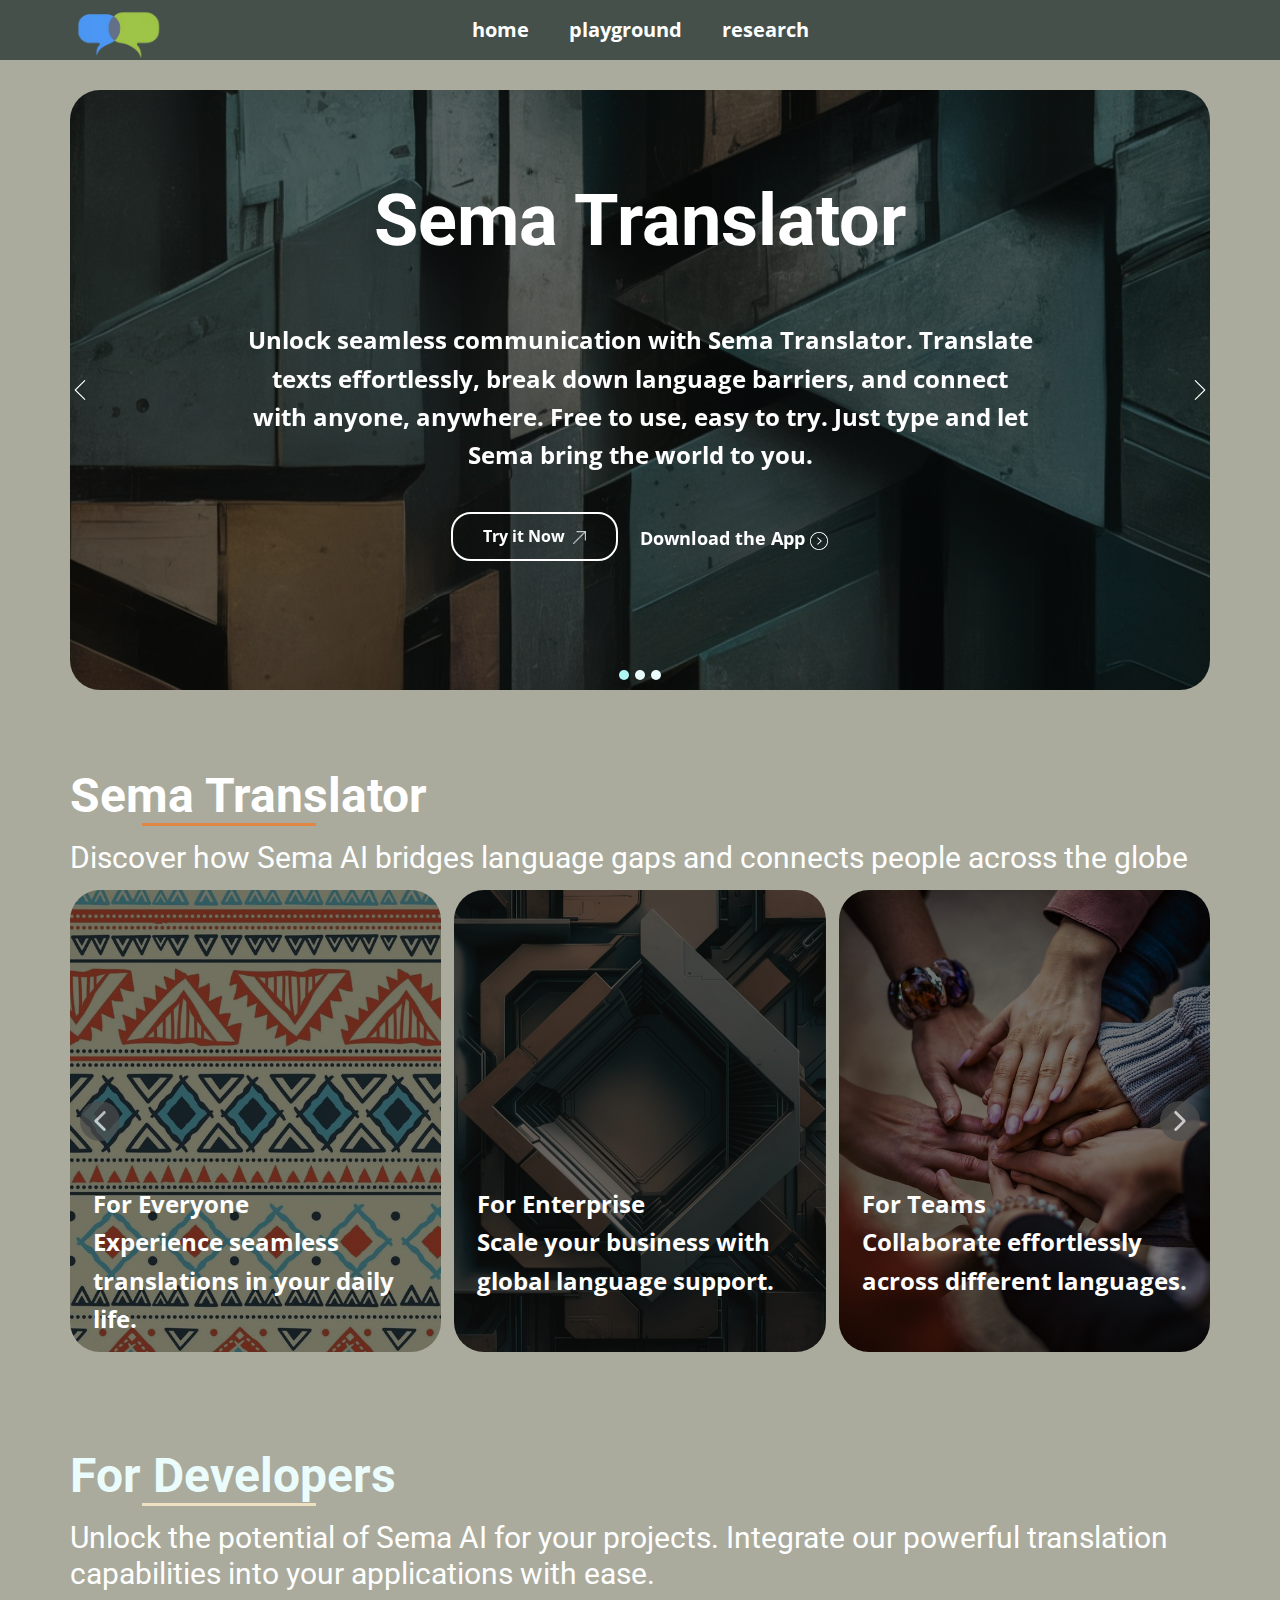
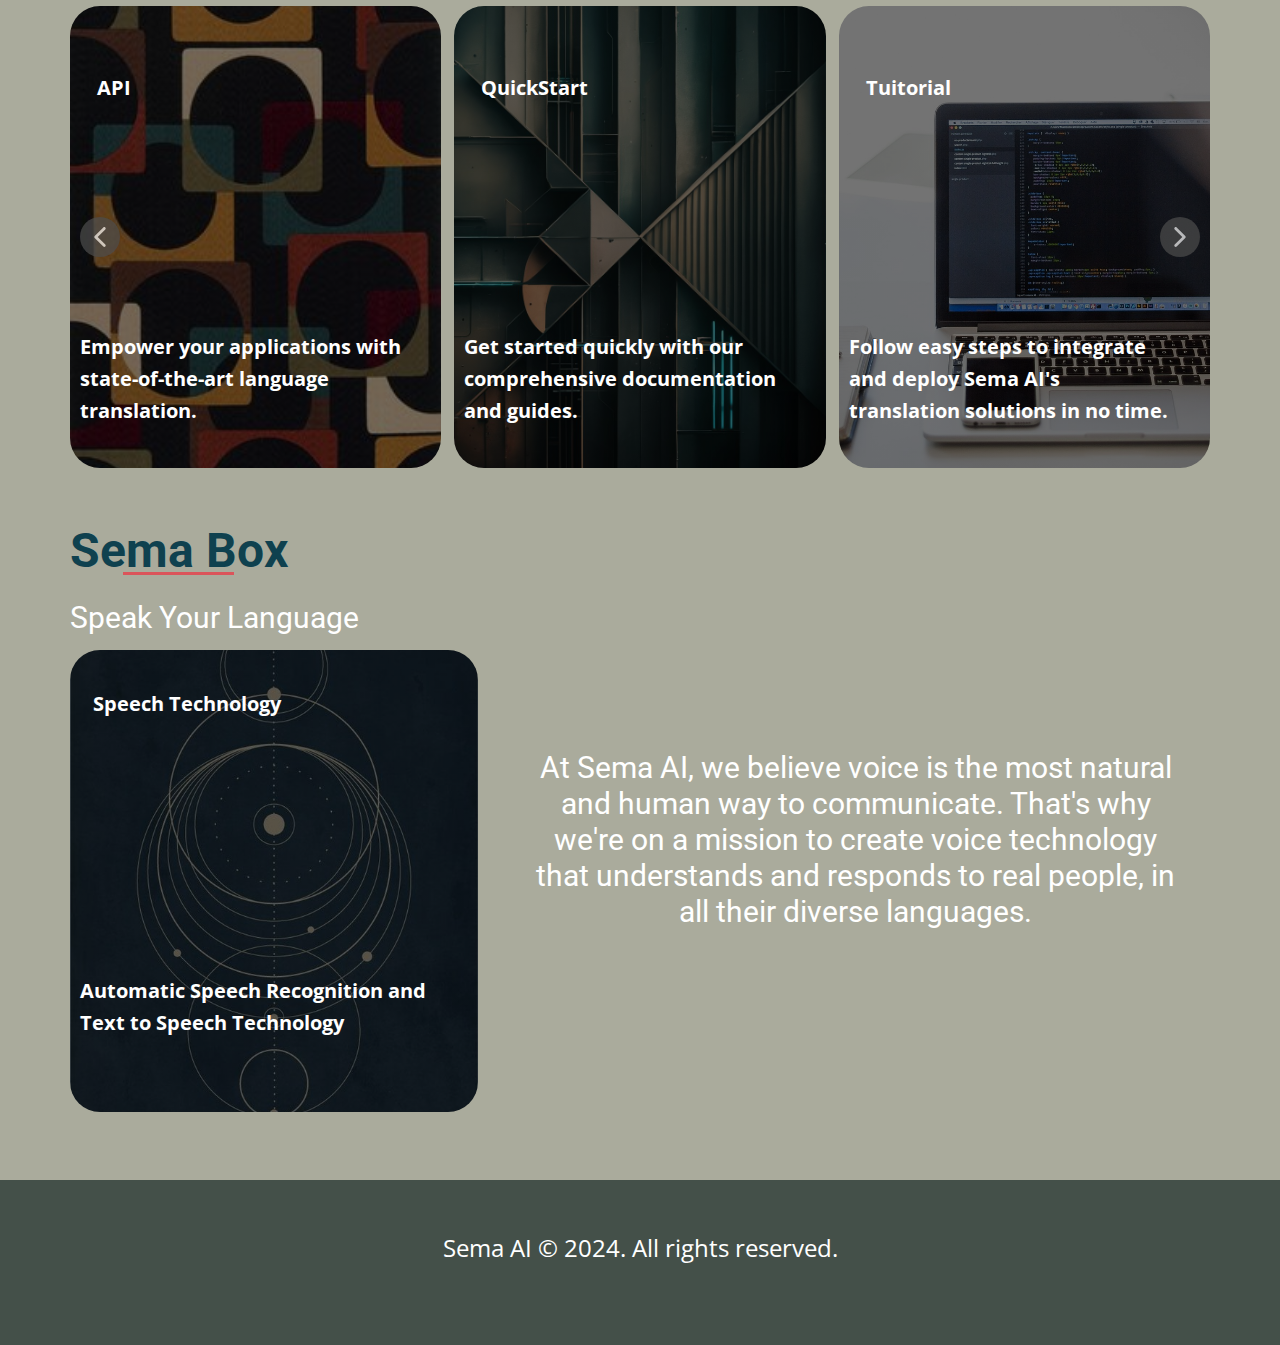
<file: index.html>
<!DOCTYPE html>
<html style="font-size: 16px;" lang="en"><head>
    <meta name="viewport" content="width=device-width, initial-scale=1.0">
    <meta charset="utf-8">
    <meta name="keywords" content="Sema Translator">
    <meta name="description" content="">
    <title>Home | Sema AI</title>
    <link rel="stylesheet" href="assets/nicepage.css" media="screen">
<link rel="stylesheet" href="assets/index.css" media="screen">
<link rel="stylesheet" href="assets/semafull.css" media="screen">	
    <script class="u-script" type="text/javascript" src="assets/jquery-1.9.1.min.js" defer=""></script>
    <script class="u-script" type="text/javascript" src="assets/nicepage.js" defer=""></script>

    <link rel="icon" href="images/favicon.png">
    <link id="u-theme-google-font" rel="stylesheet" href="https://fonts.googleapis.com/css?family=Roboto:100,100i,300,300i,400,400i,500,500i,700,700i,900,900i|Open+Sans:300,300i,400,400i,500,500i,600,600i,700,700i,800,800i">
    
    
    
    
    
    
    <script type="application/ld+json">{
		"@context": "http://schema.org",
		"@type": "Organization",
		"name": "sema-ai",
		"url": "/",
		"logo": "images/semaL.png"
}</script>
    <meta name="theme-color" content="#478ac9">
    <meta property="og:title" content="home">
    <meta property="og:description" content="">
    <meta property="og:type" content="website">
    <link rel="canonical" href="/">
  <meta data-intl-tel-input-cdn-path="intlTelInput/"></head>
  <body data-home-page="https://sema-ai.nicepage.io/home.html?version=9cb7e361-f3e8-a2d2-f0c4-7fa8da30658a" data-home-page-title="home" data-path-to-root="./" data-include-products="false" class="u-body u-xl-mode" data-lang="en"><header class="u-clearfix u-custom-color-1 u-header u-sticky u-sticky-61b3 u-header" id="sec-4173"><div class="u-clearfix u-sheet u-sheet-1" bis_skin_checked="1">
        <a href="#" class="u-image u-logo u-image-1" data-image-width="450" data-image-height="260">
          <img src="images/semaL.png" class="u-logo-image u-logo-image-1">
        </a>
        <nav class="u-menu u-menu-one-level u-offcanvas u-menu-1">
          <div class="menu-collapse" style="font-size: 1.25rem; letter-spacing: 0px; font-weight: 700;" bis_skin_checked="1">
            <a class="u-button-style u-custom-active-color u-custom-color u-custom-left-right-menu-spacing u-custom-padding-bottom u-custom-text-active-color u-custom-text-color u-custom-text-hover-color u-custom-top-bottom-menu-spacing u-nav-link u-text-active-palette-1-base u-text-hover-palette-2-base" href="#">
              <svg class="u-svg-link" viewBox="0 0 24 24"><use xlink:href="#menu-hamburger"></use></svg>
              <svg class="u-svg-content" version="1.1" id="menu-hamburger" viewBox="0 0 16 16" x="0px" y="0px" xmlns:xlink="http://www.w3.org/1999/xlink" xmlns="http://www.w3.org/2000/svg"><g><rect y="1" width="16" height="2"></rect><rect y="7" width="16" height="2"></rect><rect y="13" width="16" height="2"></rect>
</g></svg>
            </a>
          </div>
          <div class="u-custom-menu u-nav-container" bis_skin_checked="1">
            <ul class="u-nav u-spacing-0 u-unstyled u-nav-1"><li class="u-nav-item"><a class="u-border-active-white u-button-style u-nav-link u-text-active-custom-color-2 u-text-hover-custom-color-8 u-text-white" href="./" style="padding: 10px 20px;">home</a>
</li><li class="u-nav-item"><a class="u-border-active-white u-button-style u-nav-link u-text-active-custom-color-2 u-text-hover-custom-color-8 u-text-white" href="playground.html" style="padding: 10px 20px;">playground</a>
</li><li class="u-nav-item"><a class="u-border-active-white u-button-style u-nav-link u-text-active-custom-color-2 u-text-hover-custom-color-8 u-text-white" href="research.html" style="padding: 10px 20px;">research</a>
</li></ul>
          </div>
          <div class="u-custom-menu u-nav-container-collapse" bis_skin_checked="1">
            <div class="u-black u-container-style u-inner-container-layout u-opacity u-opacity-95 u-sidenav" bis_skin_checked="1">
              <div class="u-inner-container-layout u-sidenav-overflow" bis_skin_checked="1">
                <div class="u-menu-close" bis_skin_checked="1"></div>
                <ul class="u-align-center u-nav u-popupmenu-items u-unstyled u-nav-2"><li class="u-nav-item"><a class="u-button-style u-nav-link" href="./">home</a>
</li><li class="u-nav-item"><a class="u-button-style u-nav-link" href="playground.html">playground</a>
</li><li class="u-nav-item"><a class="u-button-style u-nav-link" href="research.html">research</a>
</li></ul>
              </div>
            </div>
            <div class="u-black u-menu-overlay u-opacity u-opacity-70" bis_skin_checked="1"></div>
          </div>
        </nav>
      </div></header>
    <section class="u-clearfix u-custom-color-7 u-section-1" id="sec-c88d">
      <div class="u-clearfix u-sheet u-valign-middle-xs u-sheet-1" bis_skin_checked="1">
        <div data-interval="5000" data-u-ride="carousel" class="u-carousel u-expanded-width-md u-expanded-width-sm u-expanded-width-xs u-slider u-slider-1" id="carousel-4cd1">
          <ol class="u-absolute-hcenter u-carousel-indicators u-carousel-indicators-1">
            <li data-u-target="#carousel-4cd1" class="u-active u-active-palette-4-light-2 u-palette-4-light-3 u-shape-circle" data-u-slide-to="0" style="width: 10px; height: 10px;"></li>
            <li data-u-target="#carousel-4cd1" class="u-active-palette-4-light-2 u-palette-4-light-3 u-shape-circle" data-u-slide-to="1" style="width: 10px; height: 10px;"></li>
            <li data-u-target="#carousel-4cd1" class="u-active-palette-4-light-2 u-palette-4-light-3 u-shape-circle" data-u-slide-to="2" style="width: 10px; height: 10px;"></li>
          </ol>
          <div class="u-carousel-inner" role="listbox">
            <div class="u-active u-carousel-item u-container-style u-slide u-carousel-item-1">
              <div class="u-container-layout u-container-layout-1">
                <div class="u-align-center u-container-style u-group u-image u-image-round u-radius u-shading u-image-1" data-image-width="1024" data-image-height="736">
                  <div class="u-container-layout u-container-layout-2">
                    <h1 class="u-text u-text-white u-text-1">Sema Translator</h1>
                    <p class="u-text u-text-white u-text-2"> Unlock seamless communication with Sema Translator. Translate texts effortlessly, break down language barriers, and connect with anyone, anywhere. Free to use, easy to try. Just type and let Sema bring the world to you.</p>
                    <a href="translator.html" class="u-border-2 u-border-white u-btn u-btn-round u-button-style u-hover-custom-color-2 u-none u-radius u-btn-1">Try it Now&nbsp;<span class="u-file-icon u-icon u-text-palette-5-light-1 u-icon-1"><img src="images/3314260-7f5600a4.png" alt=""></span>
                    </a>
                    <a href="#" class="u-active-none u-border-2 u-border-hover-custom-color-2 u-border-no-left u-border-no-right u-border-no-top u-btn u-btn-rectangle u-button-style u-hover-none u-none u-text-body-alt-color u-btn-2">Download the App​&nbsp;<span class="u-file-icon u-icon u-text-white"><img src="images/1549454-df4c123e.png" alt=""></span>
                    </a>
                  </div>
                </div>
              </div>
            </div>
            <div class="u-carousel-item u-container-style u-slide u-carousel-item-2">
              <div class="u-container-layout u-container-layout-3">
                <div class="custom-expanded u-align-center u-container-style u-group u-image u-radius u-shading u-shape-round u-image-2" data-image-width="1024" data-image-height="1024">
                  <div class="u-container-layout u-container-layout-4">
                    <h1 class="u-text u-text-white u-text-3">Sema AI</h1>
                    <img class="u-hover-feature u-image u-image-contain u-image-default u-image-3" src="images/semaL.png" alt="" data-image-width="450" data-image-height="260">
                    <p class="u-text u-text-white u-text-4">Conne​cting Worlds</p>
                  </div>
                </div>
              </div>
            </div>
            <div class="u-carousel-item u-container-style u-hidden-md u-hidden-sm u-hidden-xs u-slide u-carousel-item-3">
              <div class="u-container-layout u-container-layout-5">
                <div class="u-align-center u-container-style u-expanded-width u-group u-image u-radius u-shading u-shape-round u-image-4" data-image-width="1280" data-image-height="720">
                  <div class="u-container-layout u-container-layout-6">
                    <h1 class="u-text u-text-5">We Need Your Help</h1>
                    <p class="u-text u-text-white u-text-6"> Join our mission to support and preserve low-resource languages. Contribute your language data and help us improve our translation models.</p>
                    <a href="#" class="u-border-2 u-border-white u-btn u-btn-round u-button-style u-hover-custom-color-2 u-none u-radius u-text-body-alt-color u-text-hover-white u-btn-3"> Contribute&nbsp;<span class="u-file-icon u-icon u-text-white u-icon-3"><img src="images/10841416-627bf4d1.png" alt=""></span>
                    </a>
                  </div>
                </div>
              </div>
            </div>
          </div>
          <a class="u-absolute-vcenter-lg u-absolute-vcenter-xl u-carousel-control u-carousel-control-prev u-spacing-5 u-text-body-alt-color u-carousel-control-1" href="#carousel-4cd1" role="button" data-u-slide="prev">
            <span aria-hidden="true">
              <svg viewBox="0 0 477.175 477.175"><path d="M145.188,238.575l215.5-215.5c5.3-5.3,5.3-13.8,0-19.1s-13.8-5.3-19.1,0l-225.1,225.1c-5.3,5.3-5.3,13.8,0,19.1l225.1,225
                    c2.6,2.6,6.1,4,9.5,4s6.9-1.3,9.5-4c5.3-5.3,5.3-13.8,0-19.1L145.188,238.575z"></path></svg>
            </span>
            <span class="sr-only">Previous</span>
          </a>
          <a class="u-absolute-vcenter-lg u-absolute-vcenter-xl u-carousel-control u-carousel-control-next u-spacing-5 u-text-body-alt-color u-carousel-control-2" href="#carousel-4cd1" role="button" data-u-slide="next">
            <span aria-hidden="true">
              <svg viewBox="0 0 477.175 477.175"><path d="M360.731,229.075l-225.1-225.1c-5.3-5.3-13.8-5.3-19.1,0s-5.3,13.8,0,19.1l215.5,215.5l-215.5,215.5
                    c-5.3,5.3-5.3,13.8,0,19.1c2.6,2.6,6.1,4,9.5,4c3.4,0,6.9-1.3,9.5-4l225.1-225.1C365.931,242.875,365.931,234.275,360.731,229.075z"></path></svg>
            </span>
            <span class="sr-only">Next</span>
          </a>
        </div>
      </div>
      
    </section>
    <section class="u-clearfix u-custom-color-7 u-section-2" id="sec-38ce">
      <div class="u-clearfix u-sheet u-sheet-1" bis_skin_checked="1">
        <h2 class="u-subtitle u-text u-text-default-lg u-text-default-md u-text-default-sm u-text-default-xl u-text-1">Sema Translator</h2>
        <div class="u-border-3 u-border-custom-color-2 u-line u-line-horizontal u-line-1"></div>
        <h3 class="u-text u-text-default u-text-2"> Discover how Sema AI bridges language gaps and connects people across the globe</h3>
        <div class="u-expanded-width u-layout-horizontal u-list u-list-1">
          <div class="u-repeater u-repeater-1">
            <div class="u-align-left u-container-style u-image u-image-round u-list-item u-radius u-repeater-item u-shading u-image-1" data-image-width="564" data-image-height="1002" data-href="translator.html">
              <div class="u-container-layout u-similar-container u-container-layout-1">
                <p class="u-text u-text-3">For Everyone<br>Experience seamless translations in your daily life.<br>
                </p>
              </div>
            </div>
            <div class="u-align-left u-container-style u-image u-image-round u-list-item u-radius u-repeater-item u-shading u-image-2" data-image-width="1024" data-image-height="723">
              <div class="u-container-layout u-similar-container u-container-layout-2">
                <p class="u-text u-text-4">For Enterprise<br>Scale your business with global language support.<br>
                </p>
              </div>
            </div>
            <div class="u-align-left u-container-style u-image u-image-round u-list-item u-radius u-repeater-item u-shading u-image-3" data-image-width="1280" data-image-height="853">
              <div class="u-container-layout u-similar-container u-container-layout-3">
                <p class="u-text u-text-5"> For Teams<br>Collaborate effortlessly across different languages.<br>
                </p>
              </div>
            </div>
            <div class="u-align-left u-container-style u-image u-image-round u-list-item u-radius u-repeater-item u-shading u-image-4" data-image-width="1280" data-image-height="853">
              <div class="u-container-layout u-similar-container u-container-layout-4">
                <p class="u-text u-text-6"> For Education<br>Enhance learning with multilingual support.<br>
                </p>
              </div>
            </div>
            <div class="u-align-left u-container-style u-image u-image-round u-list-item u-radius u-repeater-item u-shading u-image-5" data-image-width="1500" data-image-height="1000">
              <div class="u-container-layout u-similar-container u-container-layout-5">
                <p class="u-text u-text-7"> For Research<br>Access any onformation in a language you easily understand<br>
                </p>
              </div>
            </div>
          </div>
          <a class="u-absolute-vcenter u-gallery-nav u-gallery-nav-prev u-grey-70 u-icon-circle u-opacity u-opacity-70 u-spacing-10 u-text-white u-gallery-nav-1" href="#" role="button">
            <span aria-hidden="true">
              <svg viewBox="0 0 451.847 451.847"><path d="M97.141,225.92c0-8.095,3.091-16.192,9.259-22.366L300.689,9.27c12.359-12.359,32.397-12.359,44.751,0
c12.354,12.354,12.354,32.388,0,44.748L173.525,225.92l171.903,171.909c12.354,12.354,12.354,32.391,0,44.744
c-12.354,12.365-32.386,12.365-44.745,0l-194.29-194.281C100.226,242.115,97.141,234.018,97.141,225.92z"></path></svg>
            </span>
            <span class="sr-only">
              <svg viewBox="0 0 451.847 451.847"><path d="M97.141,225.92c0-8.095,3.091-16.192,9.259-22.366L300.689,9.27c12.359-12.359,32.397-12.359,44.751,0
c12.354,12.354,12.354,32.388,0,44.748L173.525,225.92l171.903,171.909c12.354,12.354,12.354,32.391,0,44.744
c-12.354,12.365-32.386,12.365-44.745,0l-194.29-194.281C100.226,242.115,97.141,234.018,97.141,225.92z"></path></svg>
            </span>
          </a>
          <a class="u-absolute-vcenter u-gallery-nav u-gallery-nav-next u-grey-70 u-icon-circle u-opacity u-opacity-70 u-spacing-10 u-text-white u-gallery-nav-2" href="#" role="button">
            <span aria-hidden="true">
              <svg viewBox="0 0 451.846 451.847"><path d="M345.441,248.292L151.154,442.573c-12.359,12.365-32.397,12.365-44.75,0c-12.354-12.354-12.354-32.391,0-44.744
L278.318,225.92L106.409,54.017c-12.354-12.359-12.354-32.394,0-44.748c12.354-12.359,32.391-12.359,44.75,0l194.287,194.284
c6.177,6.18,9.262,14.271,9.262,22.366C354.708,234.018,351.617,242.115,345.441,248.292z"></path></svg>
            </span>
            <span class="sr-only">
              <svg viewBox="0 0 451.846 451.847"><path d="M345.441,248.292L151.154,442.573c-12.359,12.365-32.397,12.365-44.75,0c-12.354-12.354-12.354-32.391,0-44.744
L278.318,225.92L106.409,54.017c-12.354-12.359-12.354-32.394,0-44.748c12.354-12.359,32.391-12.359,44.75,0l194.287,194.284
c6.177,6.18,9.262,14.271,9.262,22.366C354.708,234.018,351.617,242.115,345.441,248.292z"></path></svg>
            </span>
          </a>
        </div>
      </div>
    </section>
    <section class="u-clearfix u-custom-color-7 u-section-3" id="sec-1b86">
      <div class="u-clearfix u-sheet u-valign-middle-xs u-sheet-1" bis_skin_checked="1">
        <h2 class="u-subtitle u-text u-text-default u-text-palette-4-light-3 u-text-1">For Developers</h2>
        <div class="u-border-3 u-border-custom-color-8 u-line u-line-horizontal u-line-1"></div>
        <h3 class="u-text u-text-default u-text-2"> Unlock the potential of Sema AI for your projects. Integrate our powerful translation capabilities into your applications with ease.</h3>
        <div class="u-expanded-width u-layout-horizontal u-list u-list-1">
          <div class="u-repeater u-repeater-1">
            <div class="u-align-left u-container-style u-image u-image-round u-list-item u-radius u-repeater-item u-shading u-image-1" data-image-width="235" data-image-height="386" data-href="translator.html">
              <div class="u-container-layout u-similar-container u-container-layout-1">
                <p class="u-text u-text-3">API<br>
                </p>
                <p class="u-text u-text-4"> Empower your applications with state-of-the-art language translation.<br>
                </p>
              </div>
            </div>
            <div class="u-align-left u-container-style u-image u-image-round u-list-item u-radius u-repeater-item u-shading u-image-2" data-image-width="1024" data-image-height="1024">
              <div class="u-container-layout u-similar-container u-container-layout-2">
                <p class="u-text u-text-5">QuickStart<br>
                </p>
                <p class="u-text u-text-6"> Get started quickly with our comprehensive documentation and guides.<br>
                </p>
              </div>
            </div>
            <div class="u-align-left u-container-style u-image u-image-round u-list-item u-radius u-repeater-item u-shading u-image-3" data-image-width="1280" data-image-height="853">
              <div class="u-container-layout u-similar-container u-container-layout-3">
                <p class="u-text u-text-7"> Tuitorial</p>
                <p class="u-text u-text-8"> Follow easy steps to integrate and deploy Sema AI's translation solutions in no time.<br>
                </p>
              </div>
            </div>
            <div class="u-align-left u-container-style u-image u-image-round u-list-item u-radius u-repeater-item u-shading u-image-4" data-image-width="1280" data-image-height="853">
              <div class="u-container-layout u-similar-container u-container-layout-4">
                <p class="u-text u-text-9">FAQs</p>
                <p class="u-text u-text-10"> Find answers, troubleshoot issues, and optimize your use of Sema AI's powerful tools.<br>
                </p>
              </div>
            </div>
          </div>
          <a class="u-absolute-vcenter u-gallery-nav u-gallery-nav-prev u-grey-70 u-icon-circle u-opacity u-opacity-70 u-spacing-10 u-text-white u-gallery-nav-1" href="#" role="button">
            <span aria-hidden="true">
              <svg viewBox="0 0 451.847 451.847"><path d="M97.141,225.92c0-8.095,3.091-16.192,9.259-22.366L300.689,9.27c12.359-12.359,32.397-12.359,44.751,0
c12.354,12.354,12.354,32.388,0,44.748L173.525,225.92l171.903,171.909c12.354,12.354,12.354,32.391,0,44.744
c-12.354,12.365-32.386,12.365-44.745,0l-194.29-194.281C100.226,242.115,97.141,234.018,97.141,225.92z"></path></svg>
            </span>
            <span class="sr-only">
              <svg viewBox="0 0 451.847 451.847"><path d="M97.141,225.92c0-8.095,3.091-16.192,9.259-22.366L300.689,9.27c12.359-12.359,32.397-12.359,44.751,0
c12.354,12.354,12.354,32.388,0,44.748L173.525,225.92l171.903,171.909c12.354,12.354,12.354,32.391,0,44.744
c-12.354,12.365-32.386,12.365-44.745,0l-194.29-194.281C100.226,242.115,97.141,234.018,97.141,225.92z"></path></svg>
            </span>
          </a>
          <a class="u-absolute-vcenter u-gallery-nav u-gallery-nav-next u-grey-70 u-icon-circle u-opacity u-opacity-70 u-spacing-10 u-text-white u-gallery-nav-2" href="#" role="button">
            <span aria-hidden="true">
              <svg viewBox="0 0 451.846 451.847"><path d="M345.441,248.292L151.154,442.573c-12.359,12.365-32.397,12.365-44.75,0c-12.354-12.354-12.354-32.391,0-44.744
L278.318,225.92L106.409,54.017c-12.354-12.359-12.354-32.394,0-44.748c12.354-12.359,32.391-12.359,44.75,0l194.287,194.284
c6.177,6.18,9.262,14.271,9.262,22.366C354.708,234.018,351.617,242.115,345.441,248.292z"></path></svg>
            </span>
            <span class="sr-only">
              <svg viewBox="0 0 451.846 451.847"><path d="M345.441,248.292L151.154,442.573c-12.359,12.365-32.397,12.365-44.75,0c-12.354-12.354-12.354-32.391,0-44.744
L278.318,225.92L106.409,54.017c-12.354-12.359-12.354-32.394,0-44.748c12.354-12.359,32.391-12.359,44.75,0l194.287,194.284
c6.177,6.18,9.262,14.271,9.262,22.366C354.708,234.018,351.617,242.115,345.441,248.292z"></path></svg>
            </span>
          </a>
        </div>
      </div>
    </section>
    <section class="u-clearfix u-custom-color-7 u-section-4" id="sec-eed2">
      <div class="u-clearfix u-sheet u-sheet-1" bis_skin_checked="1">
        <h2 class="u-subtitle u-text u-text-custom-color-5 u-text-default u-text-1">Sema Box</h2>
        <div class="u-border-3 u-border-palette-2-base u-line u-line-horizontal u-line-1"></div>
        <h3 class="u-text u-text-default u-text-2"> Speak Your Language</h3>
        <div class="custom-expanded u-layout-horizontal u-list u-list-1">
          <div class="u-repeater u-repeater-1">
            <div class="u-align-left u-container-style u-image u-image-round u-list-item u-radius u-repeater-item u-shading u-image-1" data-image-width="564" data-image-height="1001" data-href="translator.html">
              <div class="u-container-layout u-similar-container u-container-layout-1">
                <p class="u-text u-text-3">Speech Technology<br>
                </p>
                <p class="u-text u-text-4">Automatic Speech Recognition and Text to Speech Technology&nbsp;<br>
                </p>
              </div>
            </div>
          </div>
          <a class="u-absolute-vcenter u-gallery-nav u-gallery-nav-prev u-grey-70 u-hidden u-icon-circle u-opacity u-opacity-70 u-spacing-10 u-text-white u-gallery-nav-1" href="#" role="button">
            <span aria-hidden="true">
              <svg viewBox="0 0 451.847 451.847"><path d="M97.141,225.92c0-8.095,3.091-16.192,9.259-22.366L300.689,9.27c12.359-12.359,32.397-12.359,44.751,0
c12.354,12.354,12.354,32.388,0,44.748L173.525,225.92l171.903,171.909c12.354,12.354,12.354,32.391,0,44.744
c-12.354,12.365-32.386,12.365-44.745,0l-194.29-194.281C100.226,242.115,97.141,234.018,97.141,225.92z"></path></svg>
            </span>
            <span class="sr-only">
              <svg viewBox="0 0 451.847 451.847"><path d="M97.141,225.92c0-8.095,3.091-16.192,9.259-22.366L300.689,9.27c12.359-12.359,32.397-12.359,44.751,0
c12.354,12.354,12.354,32.388,0,44.748L173.525,225.92l171.903,171.909c12.354,12.354,12.354,32.391,0,44.744
c-12.354,12.365-32.386,12.365-44.745,0l-194.29-194.281C100.226,242.115,97.141,234.018,97.141,225.92z"></path></svg>
            </span>
          </a>
          <a class="u-absolute-vcenter u-gallery-nav u-gallery-nav-next u-grey-70 u-hidden u-icon-circle u-opacity u-opacity-70 u-spacing-10 u-text-white u-gallery-nav-2" href="#" role="button">
            <span aria-hidden="true">
              <svg viewBox="0 0 451.846 451.847"><path d="M345.441,248.292L151.154,442.573c-12.359,12.365-32.397,12.365-44.75,0c-12.354-12.354-12.354-32.391,0-44.744
L278.318,225.92L106.409,54.017c-12.354-12.359-12.354-32.394,0-44.748c12.354-12.359,32.391-12.359,44.75,0l194.287,194.284
c6.177,6.18,9.262,14.271,9.262,22.366C354.708,234.018,351.617,242.115,345.441,248.292z"></path></svg>
            </span>
            <span class="sr-only">
              <svg viewBox="0 0 451.846 451.847"><path d="M345.441,248.292L151.154,442.573c-12.359,12.365-32.397,12.365-44.75,0c-12.354-12.354-12.354-32.391,0-44.744
L278.318,225.92L106.409,54.017c-12.354-12.359-12.354-32.394,0-44.748c12.354-12.359,32.391-12.359,44.75,0l194.287,194.284
c6.177,6.18,9.262,14.271,9.262,22.366C354.708,234.018,351.617,242.115,345.441,248.292z"></path></svg>
            </span>
          </a>
        </div>
        <h3 class="u-align-center u-hidden-sm u-hidden-xs u-text u-text-5"> At Sema AI, we believe voice is the most natural and human way to communicate. That's why we're on a mission to create voice technology that understands and responds to real people, in all their diverse languages.</h3>
      </div>
    </section>
    
    
    
    <footer class="u-align-center u-clearfix u-custom-color-1 u-footer u-footer" id="sec-9f85"><div class="u-clearfix u-sheet u-sheet-1" bis_skin_checked="1">
        <p class="u-small-text u-text u-text-variant u-text-1"> Sema AI © 2024. All rights r​eserved.</p>
      </div></footer>
  
</body></html>
</file>
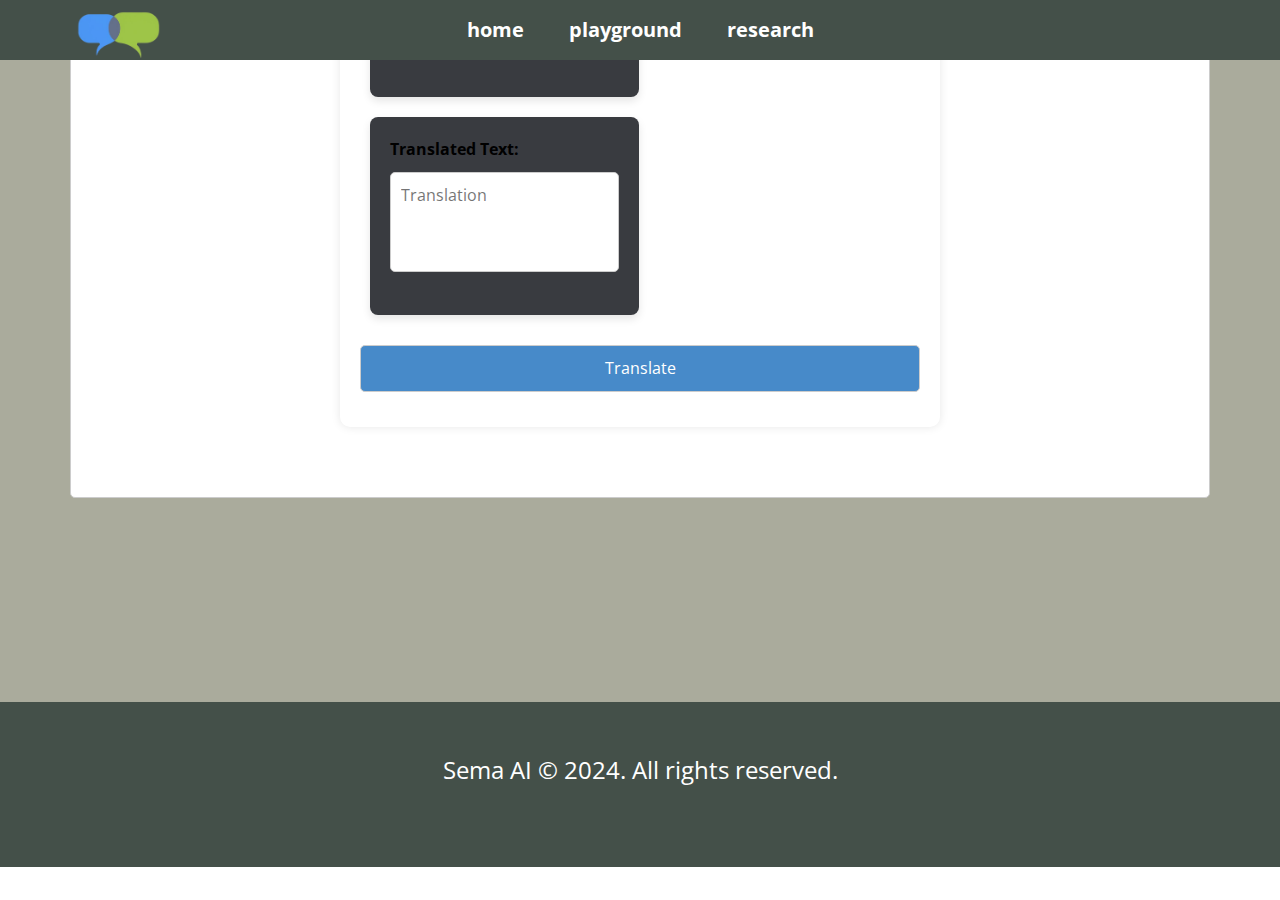
<file: play.html>
<!DOCTYPE html>
<html style="font-size: 16px;" lang="en">
<head>
    <meta name="viewport" content="width=device-width, initial-scale=1.0">
    <meta charset="utf-8">
    <meta name="keywords" content="">
    <meta name="description" content="">
    <title>Playground | Sema AI</title>
    <link rel="stylesheet" href="assets/nicepage.css" media="screen">
    <link rel="stylesheet" href="assets/playground.css" media="screen">
    <link rel="stylesheet" href="assets/translato.css" media="screen">
    <link rel="stylesheet" href="assets/semafull.css" media="screen">
    <script class="u-script" type="text/javascript" src="assets/jquery-1.9.1.min.js" defer=""></script>
    <script class="u-script" type="text/javascript" src="assets/nicepage.js" defer=""></script>
    <link rel="icon" href="images/favicon.png">
    <link id="u-theme-google-font" rel="stylesheet" href="https://fonts.googleapis.com/css?family=Roboto:100,100i,300,300i,400,400i,500,500i,700,700i,900,900i|Open+Sans:300,300i,400,400i,500,500i,600,600i,700,700i,800,800i">
    <script type="application/ld+json">{
        "@context": "http://schema.org",
        "@type": "Organization",
        "name": "sema-ai",
        "logo": "images/semaL.png"
    }</script>
    <meta name="theme-color" content="#478ac9">
    <meta property="og:title" content="playground">
    <meta property="og:description" content="">
    <meta property="og:type" content="website">
    <meta data-intl-tel-input-cdn-path="intlTelInput/">
    <style>
        .form-container {
            max-width: 600px;
            margin: 20px auto;
            padding: 20px;
            background: #fff;
            border-radius: 10px;
            box-shadow: 0 0 10px rgba(0, 0, 0, 0.1);
            color: black;
        }
        .form-container label {
            display: block;
            margin-bottom: 10px;
            font-weight: bold;
            color: black;
        }
        .form-container select,
        .form-container textarea,
        .form-container input[type="submit"] {
            width: 100%;
            padding: 10px;
            margin-bottom: 15px;
            border: 1px solid #ccc;
            border-radius: 5px;
            background-color: white;
            color: black;
        }
        .form-container textarea {
            height: 100px;
            resize: none;
        }
        .form-container input[type="submit"] {
            background-color: #478ac9;
            color: white;
            cursor: pointer;
        }
        .form-container input[type="submit"]:hover {
            background-color: #357ab7;
        }
        .container {
            display: flex;
            justify-content: space-between;
        }
        .container .text-box {
            width: 48%;
        }
        .u-tab-list {
            display: flex;
            list-style: none;
            padding: 0;
            margin: 0;
            justify-content: space-between;
        }
        .u-tab-item {
            flex-grow: 1;
            text-align: center;
        }
        .u-tab-link {
            display: block;
            padding: 10px;
            text-decoration: none;
            color: white;
            background-color: #478ac9;
            border: 1px solid #ccc;
            border-bottom: none;
            border-radius: 5px 5px 0 0;
        }
        .u-tab-link:hover,
        .u-tab-link:focus {
            background-color: #357ab7;
        }
        .u-tab-link.active {
            background-color: white;
            color: #478ac9;
            border-bottom: 1px solid white;
        }
        .u-tab-pane {
            display: none;
            background-color: white;
            padding: 20px;
            border: 1px solid #ccc;
            border-radius: 0 0 5px 5px;
        }
        .u-tab-pane.active {
            display: block;
        }
    </style>
</head>
<body data-path-to-root="./" data-include-products="false" class="u-body u-xl-mode" data-lang="en">
<header class="u-clearfix u-custom-color-1 u-header u-sticky u-sticky-61b3 u-header" id="sec-4173">
    <div class="u-clearfix u-sheet u-sheet-1">
        <a href="#" class="u-image u-logo u-image-1" data-image-width="450" data-image-height="260">
            <img src="images/semaL.png" class="u-logo-image u-logo-image-1">
        </a>
        <nav class="u-menu u-menu-one-level u-offcanvas u-menu-1">
            <div class="menu-collapse" style="font-size: 1.25rem; letter-spacing: 0px; font-weight: 700;">
                <a class="u-button-style u-custom-active-color u-custom-color u-custom-left-right-menu-spacing u-custom-padding-bottom u-custom-text-active-color u-custom-text-color u-custom-text-hover-color u-custom-top-bottom-menu-spacing u-nav-link u-text-active-palette-1-base u-text-hover-palette-2-base" href="#">
                    <svg class="u-svg-link" viewBox="0 0 24 24">
                        <use xlink:href="#menu-hamburger"></use>
                    </svg>
                    <svg class="u-svg-content" version="1.1" id="menu-hamburger" viewBox="0 0 16 16" xmlns="http://www.w3.org/2000/svg">
                        <g>
                            <rect y="1" width="16" height="2"></rect>
                            <rect y="7" width="16" height="2"></rect>
                            <rect y="13" width="16" height="2"></rect>
                        </g>
                    </svg>
                </a>
            </div>
            <div class="u-custom-menu u-nav-container">
                <ul class="u-nav u-spacing-0 u-unstyled u-nav-1">
                    <li class="u-nav-item"><a class="u-border-active-white u-button-style u-nav-link u-text-active-custom-color-2 u-text-hover-custom-color-8 u-text-white" href="./" style="padding: 10px 20px;">home</a></li>
                    <li class="u-nav-item"><a class="u-border-active-white u-button-style u-nav-link u-text-active-custom-color-2 u-text-hover-custom-color-8 u-text-white" href="playground.html" style="padding: 10px 20px;">playground</a></li>
                    <li class="u-nav-item"><a class="u-border-active-white u-button-style u-nav-link u-text-active-custom-color-2 u-text-hover-custom-color-8 u-text-white" href="research.html" style="padding: 10px 20px;">research</a></li>
                </ul>
            </div>
            <div class="u-custom-menu u-nav-container-collapse">
                <div class="u-black u-container-style u-inner-container-layout u-opacity u-opacity-95 u-sidenav">
                    <div class="u-inner-container-layout u-sidenav-overflow">
                        <div class="u-menu-close"></div>
                        <ul class="u-align-center u-nav u-popupmenu-items u-unstyled u-nav-2">
                            <li class="u-nav-item"><a class="u-button-style u-nav-link" href="./">home</a></li>
                            <li class="u-nav-item"><a class="u-button-style u-nav-link" href="playground.html">playground</a></li>
                            <li class="u-nav-item"><a class="u-button-style u-nav-link" href="research.html">research</a></li>
                        </ul>
                    </div>
                </div>
                <div class="u-black u-menu-overlay u-opacity u-opacity-70"></div>
            </div>
        </nav>
    </div>
</header>
<section class="u-clearfix u-custom-color-7 u-section-1" id="sec-b105">
    <div class="u-clearfix u-sheet u-sheet-1">
        <div class="custom-expanded u-tab-links-align-justify u-tabs u-tabs-1">
            <ul class="u-border-2 u-border-grey-75 u-tab-list u-unstyled" role="tablist">
                <li class="u-tab-item" role="presentation"><a class="active u-border-3 u-border-active-custom-color-2 u-border-no-left u-border-no-right u-border-no-top u-border-white u-btn-round u-button-style u-custom-color-8 u-radius u-tab-link u-text-active-custom-color-1 u-text-body-color u-tab-link-1" id="link-tab-c3de" href="#tab-c3de" role="tab" aria-controls="tab-c3de" aria-selected="true">Translate</a></li>
                <li class="u-tab-item" role="presentation"><a class="u-border-3 u-border-active-custom-color-2 u-border-no-left u-border-no-right u-border-no-top u-border-white u-btn-round u-button-style u-custom-color-8 u-radius u-tab-link u-text-active-custom-color-1 u-text-body-color u-tab-link-2" id="link-tab-a38c" href="#tab-a38c" role="tab" aria-controls="tab-a38c" aria-selected="false">Document</a></li>
                <li class="u-tab-item" role="presentation"><a class="u-border-3 u-border-active-custom-color-2 u-border-no-left u-border-no-right u-border-no-top u-border-white u-btn-round u-button-style u-custom-color-8 u-radius u-tab-link u-text-active-custom-color-1 u-text-body-color u-tab-link-3" id="link-tab-fbe3" href="#tab-fbe3" role="tab" aria-controls="tab-fbe3" aria-selected="false">Chat</a></li>
                <li class="u-tab-item" role="presentation"><a class="u-border-3 u-border-active-custom-color-2 u-border-no-left u-border-no-right u-border-no-top u-border-white u-btn-round u-button-style u-custom-color-8 u-radius u-tab-link u-text-active-custom-color-1 u-text-body-color u-tab-link-4" id="link-tab-9c66" href="#tab-9c66" role="tab" aria-controls="tab-9c66" aria-selected="false">URL</a></li>
                <li class="u-tab-item" role="presentation"><a class="u-border-3 u-border-active-custom-color-2 u-border-no-left u-border-no-right u-border-no-top u-border-white u-btn-round u-button-style u-custom-color-8 u-radius u-tab-link u-text-active-custom-color-1 u-text-body-color u-tab-link-5" id="link-tab-f8b9" href="#tab-f8b9" role="tab" aria-controls="tab-f8b9" aria-selected="false">Semabox</a></li>
            </ul>
            <div class="u-tab-content">
                <div class="u-container-style u-tab-active u-tab-pane u-white u-tab-pane-1" id="tab-c3de" role="tabpanel" aria-labelledby="link-tab-c3de">
                    <div class="u-container-layout u-container-layout-1">
                        <h2 class="u-text u-text-default u-text-1">Translate</h2>
                        <div class="form-container">
                            <form action="#" method="post" id="translationForm">
                                <label for="source_lang">Select source language:</label>
                                <select id="source_lang" name="source_lang">
                                    <option value="en">English</option>
                                    <option value="es">Spanish</option>
                                    <option value="fr">French</option>
                                    <option value="de">German</option>
                                    <option value="zh">Chinese</option>
                                    <option value="ja">Japanese</option>
                                </select>
                                <div class="container">
                                    <div class="text-box">
                                        <label for="userinput">Source Text:</label>
                                        <textarea id="userinput" name="userinput" placeholder="Enter text"></textarea>
                                    </div>
                                    <div class="text-box">
                                        <label for="output">Translated Text:</label>
                                        <textarea id="output" name="output" placeholder="Translation" readonly></textarea>
                                    </div>
                                </div>
                                <input type="submit" value="Translate">
                            </form>
                        </div>
                    </div>
                </div>
                <div class="u-container-style u-tab-pane u-white u-tab-pane-2" id="tab-a38c" role="tabpanel" aria-labelledby="link-tab-a38c">
                    <div class="u-container-layout u-container-layout-2">
                        <h2 class="u-text u-text-default u-text-2">Document</h2>
                        <!-- Content for Document tab -->
                    </div>
                </div>
                <div class="u-container-style u-tab-pane u-white u-tab-pane-3" id="tab-fbe3" role="tabpanel" aria-labelledby="link-tab-fbe3">
                    <div class="u-container-layout u-container-layout-3">
                        <h2 class="u-text u-text-default u-text-3">Chat</h2>
                        <!-- Content for Chat tab -->
                    </div>
                </div>
                <div class="u-container-style u-tab-pane u-white u-tab-pane-4" id="tab-9c66" role="tabpanel" aria-labelledby="link-tab-9c66">
                    <div class="u-container-layout u-container-layout-4">
                        <h2 class="u-text u-text-default u-text-4">URL</h2>
                        <!-- Content for URL tab -->
                    </div>
                </div>
                <div class="u-container-style u-tab-pane u-white u-tab-pane-5" id="tab-f8b9" role="tabpanel" aria-labelledby="link-tab-f8b9">
                    <div class="u-container-layout u-container-layout-5">
                        <h2 class="u-text u-text-default u-text-5">Semabox</h2>
                        <!-- Content for Semabox tab -->
                    </div>
                </div>
            </div>
        </div>
    </div>
</section>
<footer class="u-align-center u-clearfix u-custom-color-1 u-footer u-footer" id="sec-9f85">
    <div class="u-clearfix u-sheet u-sheet-1">
        <p class="u-small-text u-text u-text-variant u-text-1"> Sema AI © 2024. All rights reserved.</p>
    </div>
</footer>
<script src="assets/translator.js"></script>
<script>
    document.querySelectorAll('.u-tab-link').forEach(function(tabLink) {
        tabLink.addEventListener('click', function(event) {
            event.preventDefault();
            document.querySelectorAll('.u-tab-link').forEach(function(link) {
                link.classList.remove('active');
            });
            document.querySelectorAll('.u-tab-pane').forEach(function(tabPane) {
                tabPane.classList.remove('active');
            });
            tabLink.classList.add('active');
            const tabPane = document.querySelector(tabLink.getAttribute('href'));
            tabPane.classList.add('active');
        });
    });
</script>
</body>
</html>
</file>
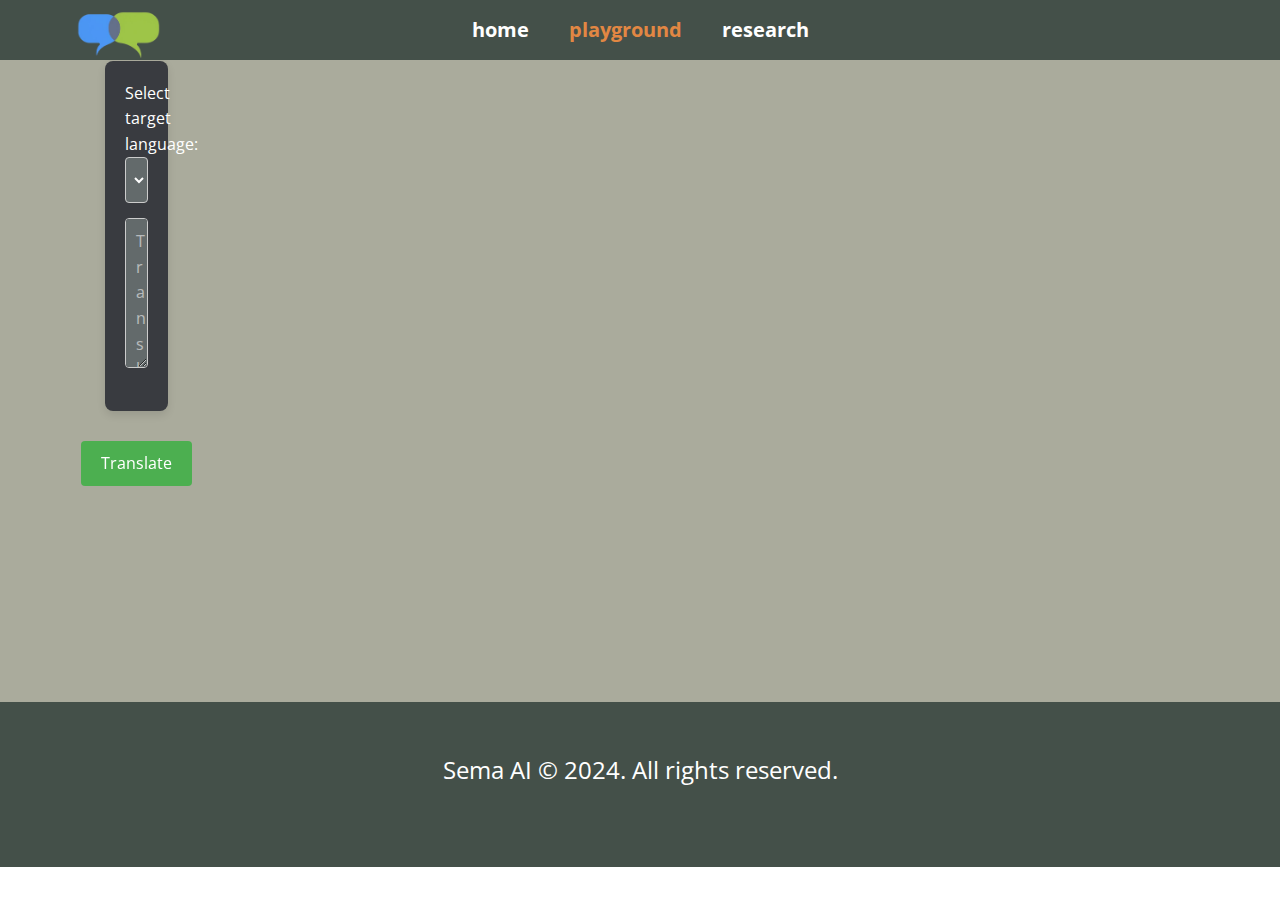
<file: playground.html>
<!DOCTYPE html>
<html style="font-size: 16px;" lang="en"><head>
    <meta name="viewport" content="width=device-width, initial-scale=1.0">
    <meta charset="utf-8">
    <meta name="keywords" content="">
    <meta name="description" content="">
    <title>Playground | Sema AI</title>
    <link rel="stylesheet" href="assets/nicepage.css" media="screen">
<link rel="stylesheet" href="assets/playground.css" media="screen">
<link rel="stylesheet" href="assets/translato.css" media="screen">	
<link rel="stylesheet" href="assets/semafull.css" media="screen">	
    <script class="u-script" type="text/javascript" src="assets/jquery-1.9.1.min.js" defer=""></script>
    <script class="u-script" type="text/javascript" src="assets/nicepage.js" defer=""></script>
   
    <link rel="icon" href="images/favicon.png">
    <link id="u-theme-google-font" rel="stylesheet" href="https://fonts.googleapis.com/css?family=Roboto:100,100i,300,300i,400,400i,500,500i,700,700i,900,900i|Open+Sans:300,300i,400,400i,500,500i,600,600i,700,700i,800,800i">
    
    
    
    <script type="application/ld+json">{
		"@context": "http://schema.org",
		"@type": "Organization",
		"name": "sema-ai",
		"logo": "images/semaL.png"
}</script>
    <meta name="theme-color" content="#478ac9">
    <meta property="og:title" content="playground">
    <meta property="og:description" content="">
    <meta property="og:type" content="website">
  <meta data-intl-tel-input-cdn-path="intlTelInput/"></head>
  <body data-path-to-root="./" data-include-products="false" class="u-body u-xl-mode" data-lang="en"><header class="u-clearfix u-custom-color-1 u-header u-sticky u-sticky-61b3 u-header" id="sec-4173"><div class="u-clearfix u-sheet u-sheet-1" bis_skin_checked="1">
        <a href="#" class="u-image u-logo u-image-1" data-image-width="450" data-image-height="260">
          <img src="images/semaL.png" class="u-logo-image u-logo-image-1">
        </a>
        <nav class="u-menu u-menu-one-level u-offcanvas u-menu-1">
          <div class="menu-collapse" style="font-size: 1.25rem; letter-spacing: 0px; font-weight: 700;" bis_skin_checked="1">
            <a class="u-button-style u-custom-active-color u-custom-color u-custom-left-right-menu-spacing u-custom-padding-bottom u-custom-text-active-color u-custom-text-color u-custom-text-hover-color u-custom-top-bottom-menu-spacing u-nav-link u-text-active-palette-1-base u-text-hover-palette-2-base" href="#">
              <svg class="u-svg-link" viewBox="0 0 24 24"><use xlink:href="#menu-hamburger"></use></svg>
              <svg class="u-svg-content" version="1.1" id="menu-hamburger" viewBox="0 0 16 16" x="0px" y="0px" xmlns:xlink="http://www.w3.org/1999/xlink" xmlns="http://www.w3.org/2000/svg"><g><rect y="1" width="16" height="2"></rect><rect y="7" width="16" height="2"></rect><rect y="13" width="16" height="2"></rect>
</g></svg>
            </a>
          </div>
          <div class="u-custom-menu u-nav-container" bis_skin_checked="1">
            <ul class="u-nav u-spacing-0 u-unstyled u-nav-1"><li class="u-nav-item"><a class="u-border-active-white u-button-style u-nav-link u-text-active-custom-color-2 u-text-hover-custom-color-8 u-text-white" href="./" style="padding: 10px 20px;">home</a>
</li><li class="u-nav-item"><a class="u-border-active-white u-button-style u-nav-link u-text-active-custom-color-2 u-text-hover-custom-color-8 u-text-white" href="playground.html" style="padding: 10px 20px;">playground</a>
</li><li class="u-nav-item"><a class="u-border-active-white u-button-style u-nav-link u-text-active-custom-color-2 u-text-hover-custom-color-8 u-text-white" href="research.html" style="padding: 10px 20px;">research</a>
</li></ul>
          </div>
          <div class="u-custom-menu u-nav-container-collapse" bis_skin_checked="1">
            <div class="u-black u-container-style u-inner-container-layout u-opacity u-opacity-95 u-sidenav" bis_skin_checked="1">
              <div class="u-inner-container-layout u-sidenav-overflow" bis_skin_checked="1">
                <div class="u-menu-close" bis_skin_checked="1"></div>
                <ul class="u-align-center u-nav u-popupmenu-items u-unstyled u-nav-2"><li class="u-nav-item"><a class="u-button-style u-nav-link" href="./">home</a>
</li><li class="u-nav-item"><a class="u-button-style u-nav-link" href="playground.html">playground</a>
</li><li class="u-nav-item"><a class="u-button-style u-nav-link" href="research.html">research</a>
</li></ul>
              </div>
            </div>
            <div class="u-black u-menu-overlay u-opacity u-opacity-70" bis_skin_checked="1"></div>
          </div>
        </nav>
      </div></header>
    <section class="u-clearfix u-custom-color-7 u-section-1" id="sec-b105">
      <div class="u-clearfix u-sheet u-sheet-1">
        <div class="custom-expanded u-tab-links-align-justify u-tabs u-tabs-1">
          <ul class="u-border-2 u-border-grey-75 u-tab-list u-unstyled" role="tablist"><li class="u-tab-item" role="presentation"><a class="active u-border-3 u-border-active-custom-color-2 u-border-no-left u-border-no-right u-border-no-top u-border-white u-btn-round u-button-style u-custom-color-8 u-radius u-tab-link u-text-active-custom-color-1 u-text-body-color u-tab-link-1" id="link-tab-c3de" href="#tab-c3de" role="tab" aria-controls="tab-c3de" aria-selected="true">Translate</a>
</li><li class="u-tab-item" role="presentation"><a class="u-border-3 u-border-active-custom-color-2 u-border-no-left u-border-no-right u-border-no-top u-border-white u-btn-round u-button-style u-custom-color-8 u-radius u-tab-link u-text-active-custom-color-1 u-text-body-color u-tab-link-2" id="link-tab-a38c" href="#tab-a38c" role="tab" aria-controls="tab-a38c" aria-selected="false">Document</a>
</li><li class="u-tab-item" role="presentation"><a class="u-border-3 u-border-active-custom-color-2 u-border-no-left u-border-no-right u-border-no-top u-border-white u-btn-round u-button-style u-custom-color-8 u-radius u-tab-link u-text-active-custom-color-1 u-text-body-color u-tab-link-3" id="link-tab-fbe3" href="#tab-fbe3" role="tab" aria-controls="tab-fbe3" aria-selected="false">Chat</a>
</li><li class="u-tab-item" role="presentation"><a class="u-border-3 u-border-active-custom-color-2 u-border-no-left u-border-no-right u-border-no-top u-border-white u-btn-round u-button-style u-custom-color-8 u-radius u-tab-link u-text-active-custom-color-1 u-text-body-color u-tab-link-4" id="link-tab-9c66" href="#tab-9c66" role="tab" aria-controls="tab-9c66" aria-selected="false">URL</a>
</li><li class="u-tab-item" role="presentation"><a class="u-border-3 u-border-active-custom-color-2 u-border-no-left u-border-no-right u-border-no-top u-border-white u-btn-round u-button-style u-custom-color-8 u-radius u-tab-link u-text-active-custom-color-1 u-text-body-color u-tab-link-5" id="link-tab-f8b9" href="#tab-f8b9" role="tab" aria-controls="tab-f8b9" aria-selected="false">Semabox</a>
</li></ul>
          <div class="u-tab-content">
            <div class="u-container-style u-custom-color-4 u-opacity u-opacity-40 u-tab-active u-tab-pane u-tab-pane-1" id="tab-c3de" role="tabpanel" aria-labelledby="link-tab-c3de">
              <div class="u-container-layout u-container-layout-1"></div>

		    
		    <form action="#" method="post" id="translationForm">
    <div class="container">
      <div class="text-box input-box">
        <label for="source_lang">Select source language:</label>
        <select id="source_lang" name="source_lang"></select>
        <textarea id="userinput" name="userinput" placeholder="Enter text"></textarea>
      </div>

      <div class="text-box output-box">
        <label for="target_lang">Select target language:</label>
        <select id="target_lang" name="target_lang"></select>
        <textarea id="output" name="output" placeholder="Translation" disabled></textarea>
      </div>
    </div>
   <div class="center-container">
    <input type="submit" value="Translate">
  </form>

		    
            </div>
            <div class="u-container-style u-custom-color-4 u-opacity u-opacity-40 u-tab-pane u-tab-pane-2" id="tab-a38c" role="tabpanel" aria-labelledby="link-tab-a38c">
              <div class="u-container-layout u-container-layout-2"></div>
            </div>
            <div class="u-container-style u-custom-color-4 u-opacity u-opacity-40 u-tab-pane u-tab-pane-3" id="tab-fbe3" role="tabpanel" aria-labelledby="link-tab-fbe3">
              <div class="u-container-layout u-container-layout-3"></div>
            </div>
            <div class="u-container-style u-custom-color-4 u-opacity u-opacity-40 u-tab-pane u-tab-pane-4" id="tab-9c66" role="tabpanel" aria-labelledby="link-tab-9c66">
              <div class="u-container-layout u-container-layout-4">
                <h1 class="u-text u-text-default u-text-1">Coming Soon</h1>
              </div>
            </div>
            <div class="u-container-style u-custom-color-4 u-opacity u-opacity-40 u-tab-pane u-tab-pane-5" id="tab-f8b9" role="tabpanel" aria-labelledby="link-tab-f8b9">
              <div class="u-container-layout u-valign-middle u-container-layout-5">
                <h1 class="u-text u-text-default u-text-2">Coming Soon</h1>
              </div>
            </div>
          </div>
        </div>
      </div>
    </section>
    
    
    
    <footer class="u-align-center u-clearfix u-custom-color-1 u-footer u-footer" id="sec-9f85"><div class="u-clearfix u-sheet u-sheet-1" bis_skin_checked="1">
        <p class="u-small-text u-text u-text-variant u-text-1"> Sema AI © 2024. All rights r​eserved.</p>
      </div></footer>


<script src="assets/translator.js"></script	  
</body>
</html>
</file>
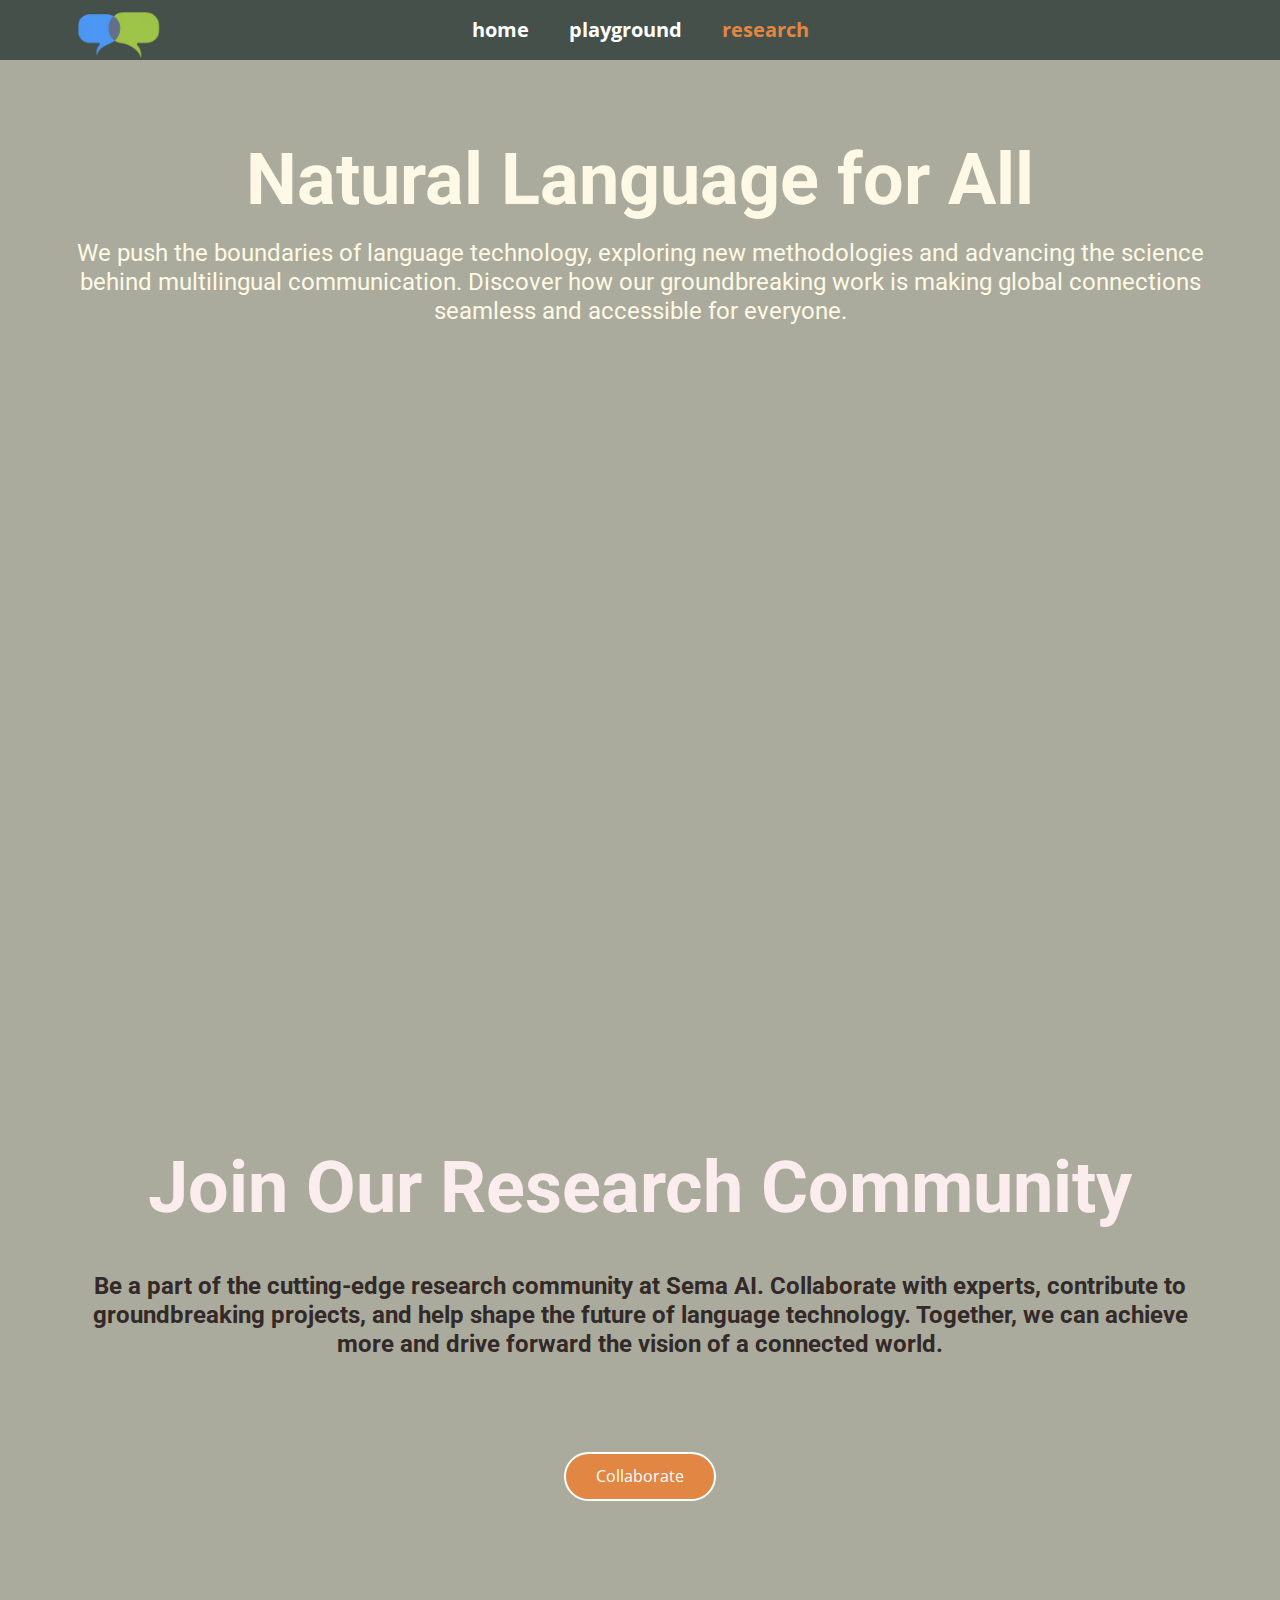
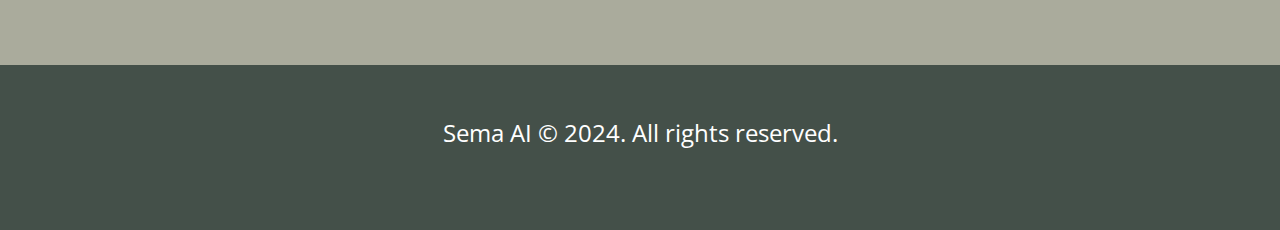
<file: research.html>
<!DOCTYPE html>
<html style="font-size: 16px;" lang="en"><head>
    <meta name="viewport" content="width=device-width, initial-scale=1.0">
    <meta charset="utf-8">
    <meta name="keywords" content="">
    <meta name="description" content="">
    <title>Research | Sema AI</title>
    <link rel="stylesheet" href="assets/nicepage.css" media="screen">
<link rel="stylesheet" href="assets/research.css" media="screen">
<link rel="stylesheet" href="assets/semafull.css" media="screen">	
    <script class="u-script" type="text/javascript" src="assets/jquery-1.9.1.min.js" defer=""></script>
    <script class="u-script" type="text/javascript" src="assets/nicepage.js" defer=""></script>
   
    <link rel="icon" href="images/favicon.png">
    <link id="u-theme-google-font" rel="stylesheet" href="https://fonts.googleapis.com/css?family=Roboto:100,100i,300,300i,400,400i,500,500i,700,700i,900,900i|Open+Sans:300,300i,400,400i,500,500i,600,600i,700,700i,800,800i">
    
    
    
    
    <script type="application/ld+json">{
		"@context": "http://schema.org",
		"@type": "Organization",
		"name": "sema-ai",
		"logo": "images/semaL.png"
}</script>
    <meta name="theme-color" content="#478ac9">
    <meta property="og:title" content="research">
    <meta property="og:description" content="">
    <meta property="og:type" content="website">
  <meta data-intl-tel-input-cdn-path="intlTelInput/"></head>
  <body data-path-to-root="./" data-include-products="false" class="u-body u-xl-mode" data-lang="en"><header class="u-clearfix u-custom-color-1 u-header u-sticky u-sticky-61b3 u-header" id="sec-4173"><div class="u-clearfix u-sheet u-sheet-1" bis_skin_checked="1">
        <a href="#" class="u-image u-logo u-image-1" data-image-width="450" data-image-height="260">
          <img src="images/semaL.png" class="u-logo-image u-logo-image-1">
        </a>
        <nav class="u-menu u-menu-one-level u-offcanvas u-menu-1">
          <div class="menu-collapse" style="font-size: 1.25rem; letter-spacing: 0px; font-weight: 700;" bis_skin_checked="1">
            <a class="u-button-style u-custom-active-color u-custom-color u-custom-left-right-menu-spacing u-custom-padding-bottom u-custom-text-active-color u-custom-text-color u-custom-text-hover-color u-custom-top-bottom-menu-spacing u-nav-link u-text-active-palette-1-base u-text-hover-palette-2-base" href="#">
              <svg class="u-svg-link" viewBox="0 0 24 24"><use xlink:href="#menu-hamburger"></use></svg>
              <svg class="u-svg-content" version="1.1" id="menu-hamburger" viewBox="0 0 16 16" x="0px" y="0px" xmlns:xlink="http://www.w3.org/1999/xlink" xmlns="http://www.w3.org/2000/svg"><g><rect y="1" width="16" height="2"></rect><rect y="7" width="16" height="2"></rect><rect y="13" width="16" height="2"></rect>
</g></svg>
            </a>
          </div>
          <div class="u-custom-menu u-nav-container" bis_skin_checked="1">
            <ul class="u-nav u-spacing-0 u-unstyled u-nav-1"><li class="u-nav-item"><a class="u-border-active-white u-button-style u-nav-link u-text-active-custom-color-2 u-text-hover-custom-color-8 u-text-white" href="./" style="padding: 10px 20px;">home</a>
</li><li class="u-nav-item"><a class="u-border-active-white u-button-style u-nav-link u-text-active-custom-color-2 u-text-hover-custom-color-8 u-text-white" href="playground.html" style="padding: 10px 20px;">playground</a>
</li><li class="u-nav-item"><a class="u-border-active-white u-button-style u-nav-link u-text-active-custom-color-2 u-text-hover-custom-color-8 u-text-white" href="research.html" style="padding: 10px 20px;">research</a>
</li></ul>
          </div>
          <div class="u-custom-menu u-nav-container-collapse" bis_skin_checked="1">
            <div class="u-black u-container-style u-inner-container-layout u-opacity u-opacity-95 u-sidenav" bis_skin_checked="1">
              <div class="u-inner-container-layout u-sidenav-overflow" bis_skin_checked="1">
                <div class="u-menu-close" bis_skin_checked="1"></div>
                <ul class="u-align-center u-nav u-popupmenu-items u-unstyled u-nav-2"><li class="u-nav-item"><a class="u-button-style u-nav-link" href="./">home</a>
</li><li class="u-nav-item"><a class="u-button-style u-nav-link" href="playground.html">playground</a>
</li><li class="u-nav-item"><a class="u-button-style u-nav-link" href="research.html">research</a>
</li></ul>
              </div>
            </div>
            <div class="u-black u-menu-overlay u-opacity u-opacity-70" bis_skin_checked="1"></div>
          </div>
        </nav>
      </div></header>
    <section class="u-clearfix u-custom-color-7 u-section-1" id="sec-0f55">
      <div class="u-clearfix u-sheet u-sheet-1">
        <h1 class="u-align-center u-text u-text-palette-3-light-3 u-text-1"> Natural Language for All</h1>
        <h3 class="u-align-center u-text u-text-palette-3-light-3 u-text-2"> We push the boundaries of language technology, exploring new methodologies and advancing the science behind multilingual communication. Discover how our groundbreaking work is making global connections seamless and accessible for everyone.</h3>
        <div class="custom-expanded u-container-align-center u-container-style u-group u-radius u-shape-round u-uploaded-video u-video u-video-1">
          <div class="u-background-video u-expanded" style="">
            <div class="embed-responsive">
              <video class="embed-responsive-item" data-autoplay="1" loop="" muted="1" autoplay="autoplay" playsinline="">
                <source src="files/Sema-Afripatterns.mp4" type="video/mp4">
                <p>Your browser does not support HTML5 video.</p>
              </video>
            </div>
            <div class="u-video-shading"></div>
          </div>
          <div class="u-container-layout u-container-layout-1"></div>
        </div>
      </div>
    </section>
    <section class="u-clearfix u-custom-color-7 u-section-2" id="sec-9a03">
      <div class="u-clearfix u-sheet u-sheet-1">
        <h1 class="u-align-center u-text u-text-palette-2-light-3 u-text-1">Join Our Research Community</h1>
        <h3 class="u-align-center u-text u-text-palette-2-dark-3 u-text-2"> Be a part of the cutting-edge research community at Sema AI. Collaborate with experts, contribute to groundbreaking projects, and help shape the future of language technology. Together, we can achieve more and drive forward the vision of a connected world.</h3>
        <a href="#" class="u-border-2 u-border-white u-btn u-btn-round u-button-style u-custom-color-2 u-hover-palette-3-base u-radius u-btn-1"> Collaborate</a>
      </div>
    </section>
    
    
    
    <footer class="u-align-center u-clearfix u-custom-color-1 u-footer u-footer" id="sec-9f85"><div class="u-clearfix u-sheet u-sheet-1" bis_skin_checked="1">
        <p class="u-small-text u-text u-text-variant u-text-1"> Sema AI © 2024. All rights r​eserved.</p>
      </div></footer>
  
</body></html>
</file>
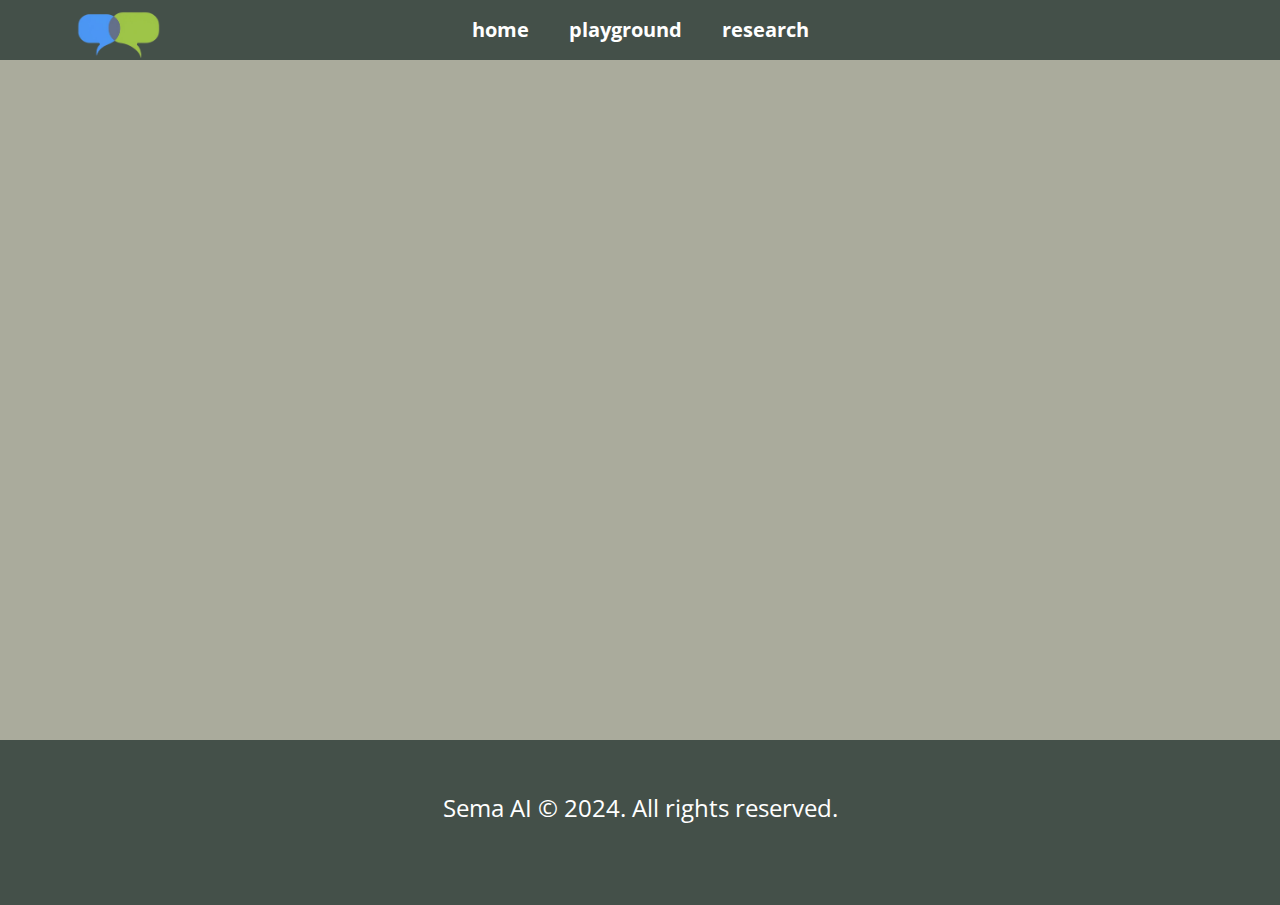
<file: semapdf.html>
<!DOCTYPE html>
<html style="font-size: 16px;" lang="en"><head>
    <meta name="viewport" content="width=device-width, initial-scale=1.0">
    <meta charset="utf-8">
    <meta name="keywords" content="">
    <meta name="description" content="">
    <title>Semapdf | Sema AI</title>
    <link rel="stylesheet" href="assets/nicepage.css" media="screen">
<link rel="stylesheet" href="assets/semapdf.css" media="screen">
<link rel="stylesheet" href="assets/semafull.css" media="screen">	
    <script class="u-script" type="text/javascript" src="assets/jquery-1.9.1.min.js" defer=""></script>
    <script class="u-script" type="text/javascript" src="assets/nicepage.js" defer=""></script>

    <link rel="icon" href="images/favicon.png">
    <link id="u-theme-google-font" rel="stylesheet" href="https://fonts.googleapis.com/css?family=Roboto:100,100i,300,300i,400,400i,500,500i,700,700i,900,900i|Open+Sans:300,300i,400,400i,500,500i,600,600i,700,700i,800,800i">
    
    
    
    <script type="application/ld+json">{
		"@context": "http://schema.org",
		"@type": "Organization",
		"name": "sema-ai",
		"logo": "images/semaL.png"
}</script>
    <meta name="theme-color" content="#478ac9">
    <meta property="og:title" content="semapdf">
    <meta property="og:description" content="">
    <meta property="og:type" content="website">
  <meta data-intl-tel-input-cdn-path="intlTelInput/"></head>
  <body data-path-to-root="./" data-include-products="false" class="u-body u-xl-mode" data-lang="en"><header class="u-clearfix u-custom-color-1 u-header u-sticky u-sticky-61b3 u-header" id="sec-4173"><div class="u-clearfix u-sheet u-sheet-1" bis_skin_checked="1">
        <a href="#" class="u-image u-logo u-image-1" data-image-width="450" data-image-height="260">
          <img src="images/semaL.png" class="u-logo-image u-logo-image-1">
        </a>
        <nav class="u-menu u-menu-one-level u-offcanvas u-menu-1">
          <div class="menu-collapse" style="font-size: 1.25rem; letter-spacing: 0px; font-weight: 700;" bis_skin_checked="1">
            <a class="u-button-style u-custom-active-color u-custom-color u-custom-left-right-menu-spacing u-custom-padding-bottom u-custom-text-active-color u-custom-text-color u-custom-text-hover-color u-custom-top-bottom-menu-spacing u-nav-link u-text-active-palette-1-base u-text-hover-palette-2-base" href="#">
              <svg class="u-svg-link" viewBox="0 0 24 24"><use xlink:href="#menu-hamburger"></use></svg>
              <svg class="u-svg-content" version="1.1" id="menu-hamburger" viewBox="0 0 16 16" x="0px" y="0px" xmlns:xlink="http://www.w3.org/1999/xlink" xmlns="http://www.w3.org/2000/svg"><g><rect y="1" width="16" height="2"></rect><rect y="7" width="16" height="2"></rect><rect y="13" width="16" height="2"></rect>
</g></svg>
            </a>
          </div>
          <div class="u-custom-menu u-nav-container" bis_skin_checked="1">
            <ul class="u-nav u-spacing-0 u-unstyled u-nav-1"><li class="u-nav-item"><a class="u-border-active-white u-button-style u-nav-link u-text-active-custom-color-2 u-text-hover-custom-color-8 u-text-white" href="./" style="padding: 10px 20px;">home</a>
</li><li class="u-nav-item"><a class="u-border-active-white u-button-style u-nav-link u-text-active-custom-color-2 u-text-hover-custom-color-8 u-text-white" href="playground.html" style="padding: 10px 20px;">playground</a>
</li><li class="u-nav-item"><a class="u-border-active-white u-button-style u-nav-link u-text-active-custom-color-2 u-text-hover-custom-color-8 u-text-white" href="research.html" style="padding: 10px 20px;">research</a>
</li></ul>
          </div>
          <div class="u-custom-menu u-nav-container-collapse" bis_skin_checked="1">
            <div class="u-black u-container-style u-inner-container-layout u-opacity u-opacity-95 u-sidenav" bis_skin_checked="1">
              <div class="u-inner-container-layout u-sidenav-overflow" bis_skin_checked="1">
                <div class="u-menu-close" bis_skin_checked="1"></div>
                <ul class="u-align-center u-nav u-popupmenu-items u-unstyled u-nav-2"><li class="u-nav-item"><a class="u-button-style u-nav-link" href="./">home</a>
</li><li class="u-nav-item"><a class="u-button-style u-nav-link" href="playground.html">playground</a>
</li><li class="u-nav-item"><a class="u-button-style u-nav-link" href="research.html">research</a>
</li></ul>
              </div>
            </div>
            <div class="u-black u-menu-overlay u-opacity u-opacity-70" bis_skin_checked="1"></div>
          </div>
        </nav>
      </div></header>
    <section class="u-clearfix u-custom-color-7 u-section-1" id="sec-e9b9">
      <div class="u-clearfix u-sheet u-sheet-1"></div>
    </section>
    
    
    
    <footer class="u-align-center u-clearfix u-custom-color-1 u-footer u-footer" id="sec-9f85"><div class="u-clearfix u-sheet u-sheet-1" bis_skin_checked="1">
        <p class="u-small-text u-text u-text-variant u-text-1"> Sema AI © 2024. All rights r​eserved.</p>
      </div></footer>
  
</body></html>
</file>
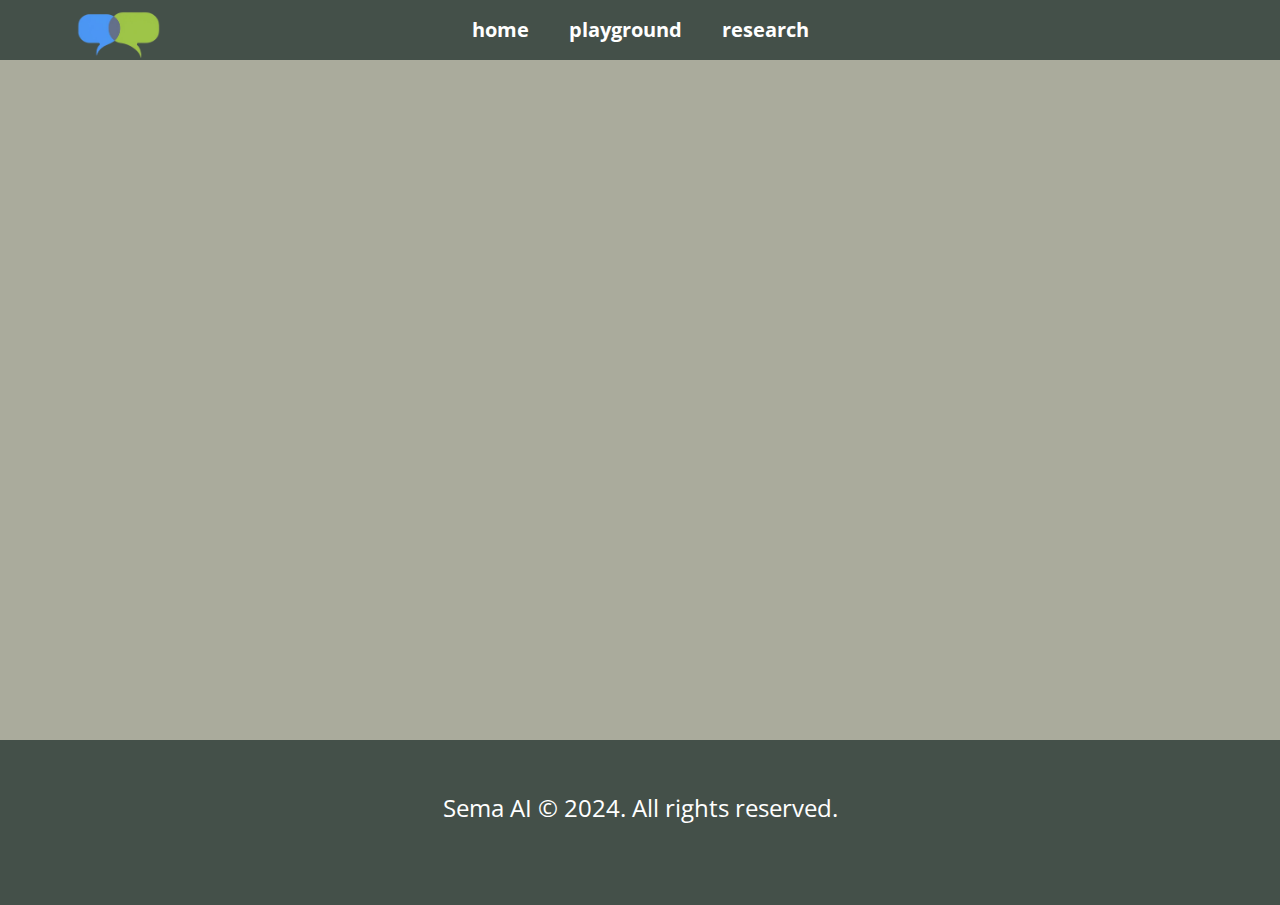
<file: translator.html>
<!DOCTYPE html>
<html style="font-size: 16px;" lang="en"><head>
    <meta name="viewport" content="width=device-width, initial-scale=1.0">
    <meta charset="utf-8">
    <meta name="keywords" content="">
    <meta name="description" content="">
    <title>Translator | Sema AI</title>
    <link rel="stylesheet" href="assets/nicepage.css" media="screen">
<link rel="stylesheet" href="assets/translator.css" media="screen">
<link rel="stylesheet" href="assets/semafull.css" media="screen">	
    <script class="u-script" type="text/javascript" src="assets/jquery-1.9.1.min.js" defer=""></script>
    <script class="u-script" type="text/javascript" src="assets/nicepage.js" defer=""></script>

    <link rel="icon" href="images/favicon.png">
    <link id="u-theme-google-font" rel="stylesheet" href="https://fonts.googleapis.com/css?family=Roboto:100,100i,300,300i,400,400i,500,500i,700,700i,900,900i|Open+Sans:300,300i,400,400i,500,500i,600,600i,700,700i,800,800i">
    
    
    
    <script type="application/ld+json">{
		"@context": "http://schema.org",
		"@type": "Organization",
		"name": "sema-ai",
		"logo": "images/semaL.png"
}</script>
    <meta name="theme-color" content="#478ac9">
    <meta property="og:title" content="translator">
    <meta property="og:description" content="">
    <meta property="og:type" content="website">
  <meta data-intl-tel-input-cdn-path="intlTelInput/"></head>
  <body data-path-to-root="./" data-include-products="false" class="u-body u-xl-mode" data-lang="en"><header class="u-clearfix u-custom-color-1 u-header u-sticky u-sticky-61b3 u-header" id="sec-4173"><div class="u-clearfix u-sheet u-sheet-1" bis_skin_checked="1">
        <a href="#" class="u-image u-logo u-image-1" data-image-width="450" data-image-height="260">
          <img src="images/semaL.png" class="u-logo-image u-logo-image-1">
        </a>
        <nav class="u-menu u-menu-one-level u-offcanvas u-menu-1">
          <div class="menu-collapse" style="font-size: 1.25rem; letter-spacing: 0px; font-weight: 700;" bis_skin_checked="1">
            <a class="u-button-style u-custom-active-color u-custom-color u-custom-left-right-menu-spacing u-custom-padding-bottom u-custom-text-active-color u-custom-text-color u-custom-text-hover-color u-custom-top-bottom-menu-spacing u-nav-link u-text-active-palette-1-base u-text-hover-palette-2-base" href="#">
              <svg class="u-svg-link" viewBox="0 0 24 24"><use xlink:href="#menu-hamburger"></use></svg>
              <svg class="u-svg-content" version="1.1" id="menu-hamburger" viewBox="0 0 16 16" x="0px" y="0px" xmlns:xlink="http://www.w3.org/1999/xlink" xmlns="http://www.w3.org/2000/svg"><g><rect y="1" width="16" height="2"></rect><rect y="7" width="16" height="2"></rect><rect y="13" width="16" height="2"></rect>
</g></svg>
            </a>
          </div>
          <div class="u-custom-menu u-nav-container" bis_skin_checked="1">
            <ul class="u-nav u-spacing-0 u-unstyled u-nav-1"><li class="u-nav-item"><a class="u-border-active-white u-button-style u-nav-link u-text-active-custom-color-2 u-text-hover-custom-color-8 u-text-white" href="./" style="padding: 10px 20px;">home</a>
</li><li class="u-nav-item"><a class="u-border-active-white u-button-style u-nav-link u-text-active-custom-color-2 u-text-hover-custom-color-8 u-text-white" href="playground.html" style="padding: 10px 20px;">playground</a>
</li><li class="u-nav-item"><a class="u-border-active-white u-button-style u-nav-link u-text-active-custom-color-2 u-text-hover-custom-color-8 u-text-white" href="research.html" style="padding: 10px 20px;">research</a>
</li></ul>
          </div>
          <div class="u-custom-menu u-nav-container-collapse" bis_skin_checked="1">
            <div class="u-black u-container-style u-inner-container-layout u-opacity u-opacity-95 u-sidenav" bis_skin_checked="1">
              <div class="u-inner-container-layout u-sidenav-overflow" bis_skin_checked="1">
                <div class="u-menu-close" bis_skin_checked="1"></div>
                <ul class="u-align-center u-nav u-popupmenu-items u-unstyled u-nav-2"><li class="u-nav-item"><a class="u-button-style u-nav-link" href="./">home</a>
</li><li class="u-nav-item"><a class="u-button-style u-nav-link" href="playground.html">playground</a>
</li><li class="u-nav-item"><a class="u-button-style u-nav-link" href="research.html">research</a>
</li></ul>
              </div>
            </div>
            <div class="u-black u-menu-overlay u-opacity u-opacity-70" bis_skin_checked="1"></div>
          </div>
        </nav>
      </div></header>
    <section class="u-clearfix u-custom-color-7 u-section-1" id="sec-bb5b">
      <div class="u-clearfix u-sheet u-sheet-1"></div>
    </section>
    
    
    
    <footer class="u-align-center u-clearfix u-custom-color-1 u-footer u-footer" id="sec-9f85"><div class="u-clearfix u-sheet u-sheet-1" bis_skin_checked="1">
        <p class="u-small-text u-text u-text-variant u-text-1"> Sema AI © 2024. All rights r​eserved.</p>
      </div></footer>
  
<script src="assets/translator.js"></script
  </body>
</html>
</file>
